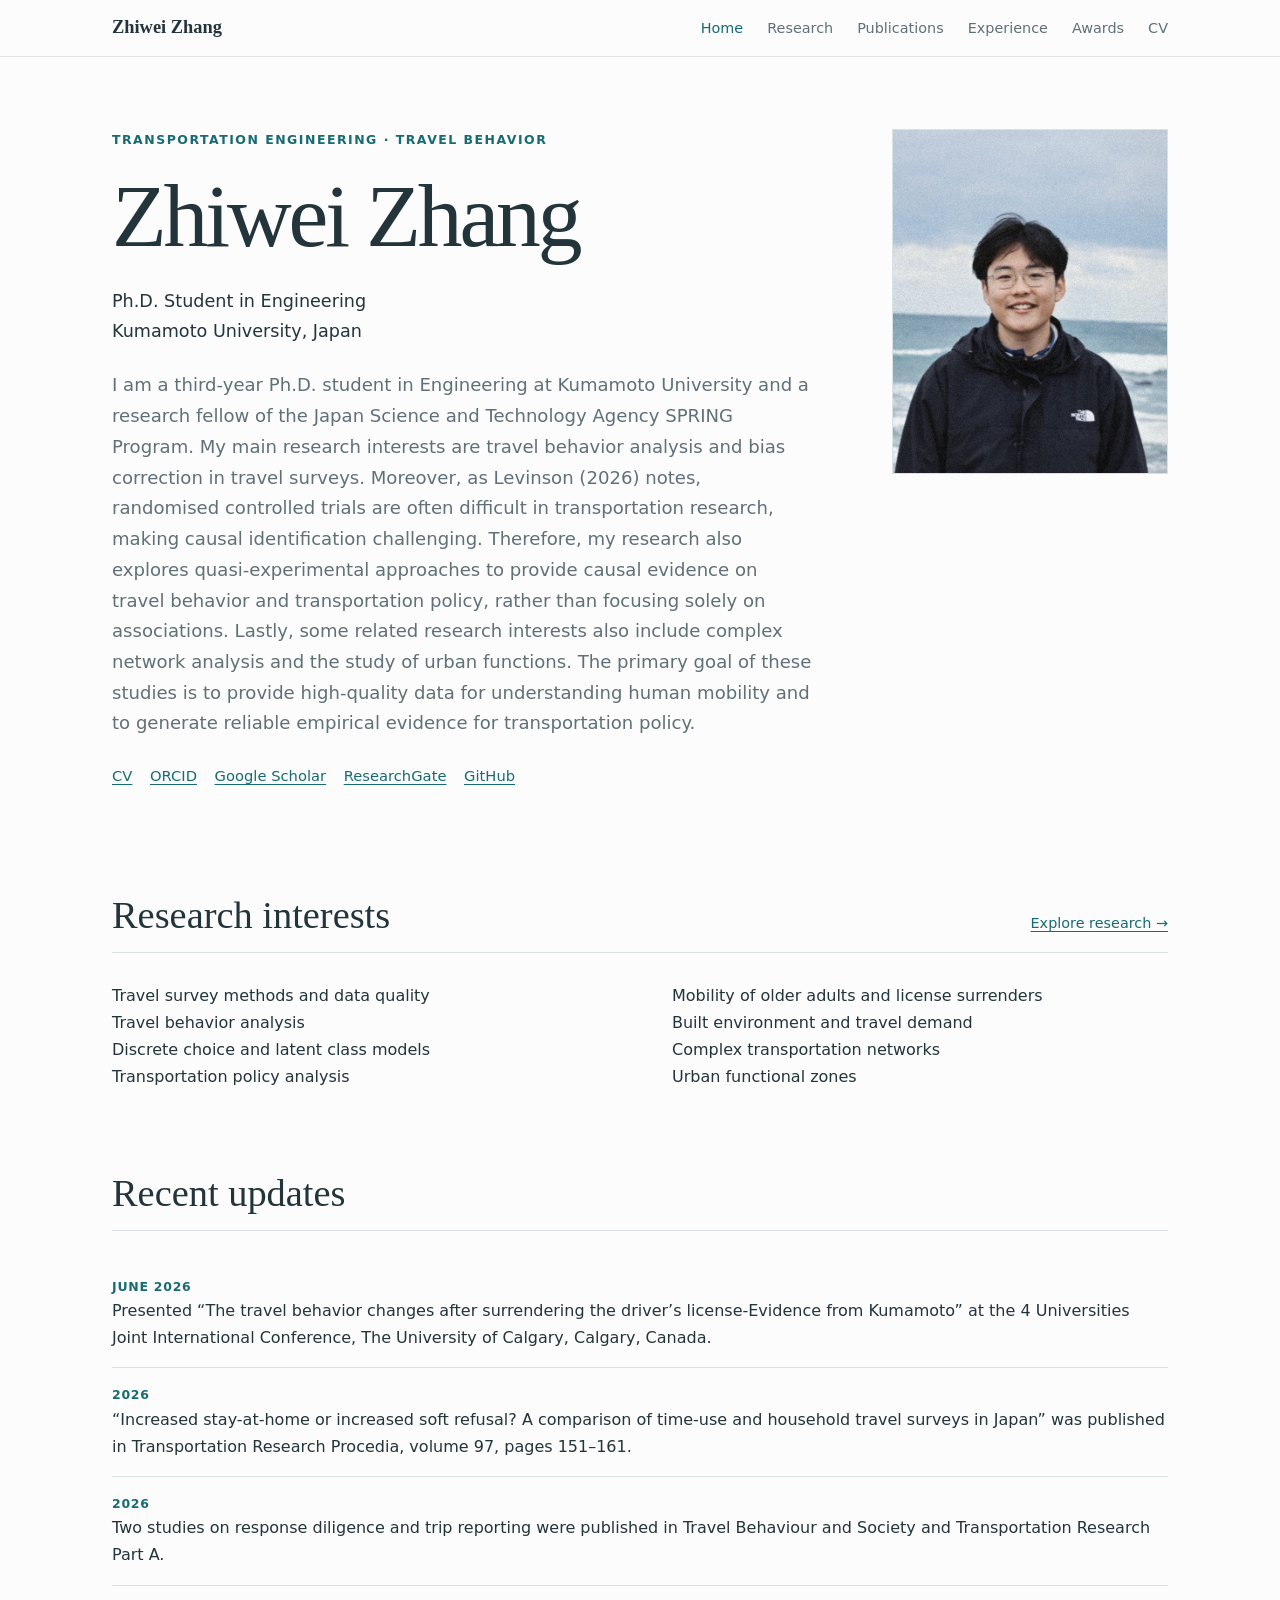
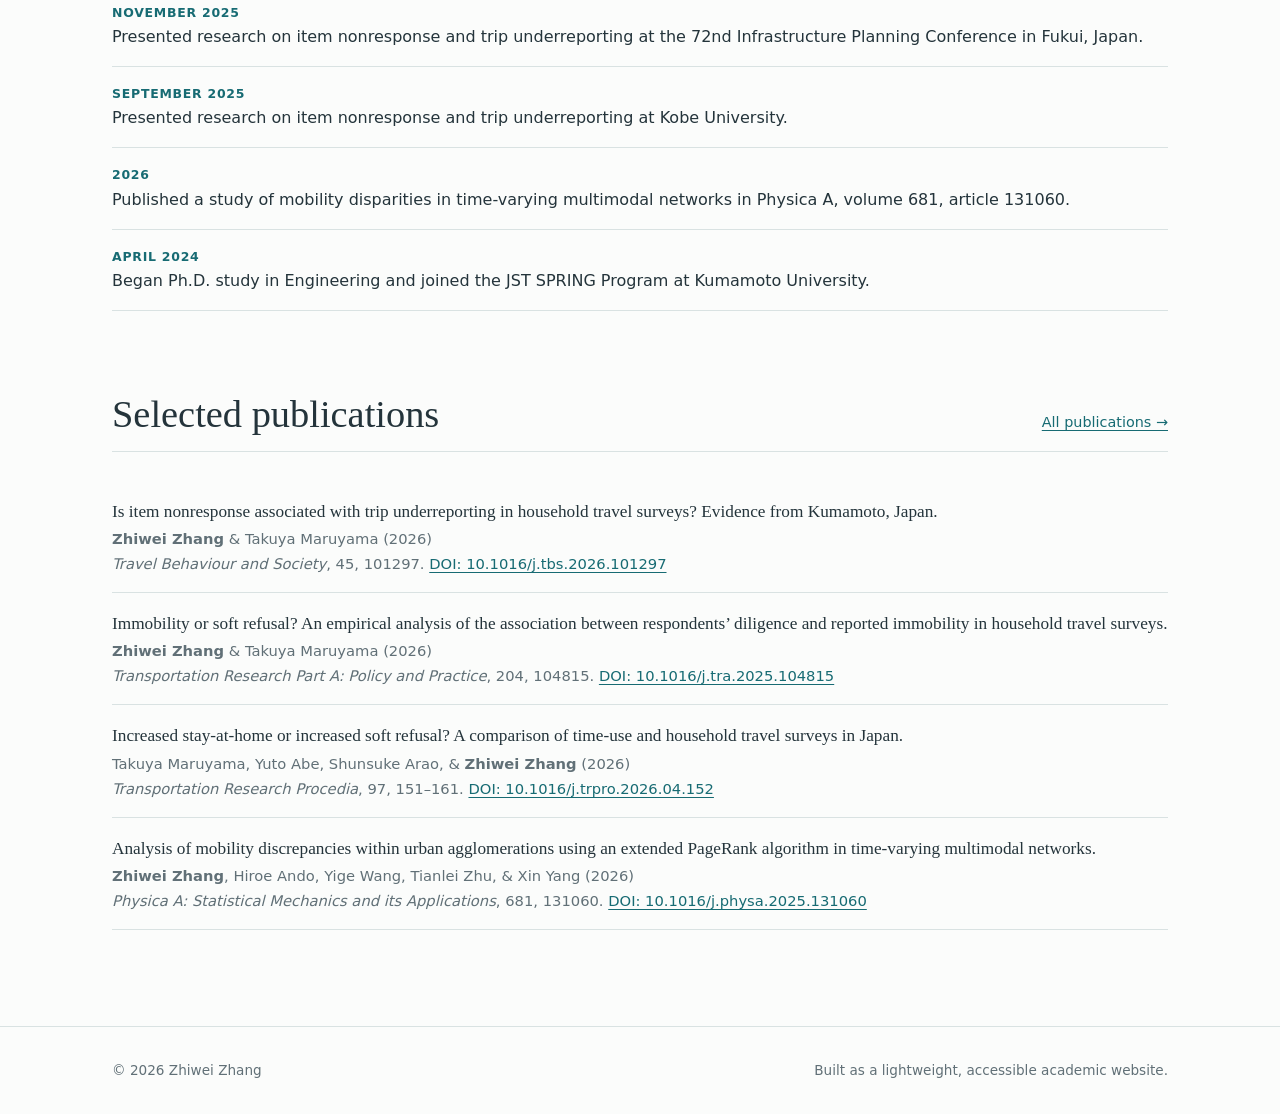
<file: index.html>
<!doctype html>
<html lang="en">
<head>
<meta charset="utf-8">
<meta name="viewport" content="width=device-width,initial-scale=1">
<title>Zhiwei Zhang | Transportation Researcher</title>
<meta name="description" content="Academic website of Zhiwei Zhang, a Ph.D. student in transportation engineering at Kumamoto University.">
<meta property="og:title" content="Zhiwei Zhang | Transportation Researcher">
<meta property="og:description" content="Research on travel surveys, travel behavior, and transportation networks.">
<meta property="og:type" content="website">
<meta property="og:image" content="assets/images/profile.jpg">
<link rel="icon" href="assets/images/favicon.svg">
<link rel="stylesheet" href="assets/css/style.css">
<script src="assets/js/main.js" defer>
</script>
</head>
<body>
<a class="skip-link" href="#main">Skip to content</a>
<header class="site-header">
<nav class="nav-wrap" aria-label="Primary">
<a class="brand" href="index.html">Zhiwei Zhang</a>
<button class="nav-toggle" aria-expanded="false" aria-controls="nav-links">Menu</button>
<ul class="nav-links" id="nav-links">
<li>
<a aria-current="page" href="index.html">Home</a>
</li>
<li>
<a href="research.html">Research</a>
</li>
<li>
<a href="publications.html">Publications</a>
</li>
<li>
<a href="experience.html">Experience</a>
</li>
<li>
<a href="awards.html">Awards</a>
</li>
<li>
<a href="cv.html">CV</a>
</li>
</ul>
</nav>
</header>
<main id="main">
<section class="hero">
<div>
<p class="eyebrow">Transportation engineering · Travel behavior</p>
<h1>Zhiwei Zhang</h1>
<p class="role">Ph.D. Student in Engineering<br>Kumamoto University, Japan</p>
<p class="lead">I am a third-year Ph.D. student in Engineering at Kumamoto University and a research fellow of the Japan Science and Technology Agency SPRING Program. My main research interests are travel behavior analysis and bias correction in travel surveys. Moreover, as Levinson (2026) notes, randomised controlled trials are often difficult in transportation research, making causal identification challenging. Therefore, my research also explores quasi-experimental approaches to provide causal evidence on travel behavior and transportation policy, rather than focusing solely on associations. Lastly, some related research interests also include complex network analysis and the study of urban functions. The primary goal of these studies is to provide high-quality data for understanding human mobility and to generate reliable empirical evidence for transportation policy.</p>
<div class="links" aria-label="Academic profiles">
<a href="assets/files/PD_application_CV.pdf">CV</a>
<a href="https://orcid.org/0009-0001-3042-2779" target="_blank" rel="noopener noreferrer">ORCID</a>
<a href="https://scholar.google.com/citations?user=jM8LuBUAAAAJ&amp;hl=zh-CN" target="_blank" rel="noopener noreferrer">Google Scholar</a>
<a href="https://www.researchgate.net/profile/Zhiwei-Zhang-92?ev=hdr_xprf" target="_blank" rel="noopener noreferrer">ResearchGate</a>
<a href="https://github.com/JeoyZ" target="_blank" rel="noopener noreferrer">GitHub</a>
</div>
</div>
<div class="portrait-wrap">
<img class="profile" src="assets/images/profile.jpg" alt="Portrait of Zhiwei Zhang">
</div>
</section>
<section class="section">
<div class="section-head">
<h2>Research interests</h2>
<a href="research.html">Explore research →</a>
</div>
<div class="split">
<ul class="plain-list">
<li>Travel survey methods and data quality</li>
<li>Travel behavior analysis</li>
<li>Discrete choice and latent class models</li>
<li>Transportation policy analysis</li>
</ul>
<ul class="plain-list">
<li>Mobility of older adults and license surrenders</li>
<li>Built environment and travel demand</li>
<li>Complex transportation networks</li>
<li>Urban functional zones</li>
</ul>
</div>
</section>
<section class="section">
<div class="section-head">
<h2>Recent updates</h2>
</div>
<ul class="updates" data-updates>
<li>Loading updates…</li>
</ul>
</section>
<section class="section">
<div class="section-head">
<h2>Selected publications</h2>
<a href="publications.html">All publications →</a>
</div>
<ul class="pub-list">
<li>
<span class="pub-title">Is item nonresponse associated with trip underreporting in household travel surveys? Evidence from Kumamoto, Japan.</span>
<span class="authors">
<strong>Zhiwei Zhang</strong> &amp; Takuya Maruyama (2026)</span>
<span class="venue">
<em>Travel Behaviour and Society</em>, 45, 101297. <a href="https://doi.org/10.1016/j.tbs.2026.101297" target="_blank" rel="noopener noreferrer">DOI: 10.1016/j.tbs.2026.101297</a>
</span>
</li>
<li>
<span class="pub-title">Immobility or soft refusal? An empirical analysis of the association between respondents’ diligence and reported immobility in household travel surveys.</span>
<span class="authors">
<strong>Zhiwei Zhang</strong> &amp; Takuya Maruyama (2026)</span>
<span class="venue">
<em>Transportation Research Part A: Policy and Practice</em>, 204, 104815. <a href="https://doi.org/10.1016/j.tra.2025.104815" target="_blank" rel="noopener noreferrer">DOI: 10.1016/j.tra.2025.104815</a>
</span>
</li>
<li>
<span class="pub-title">Increased stay-at-home or increased soft refusal? A comparison of time-use and household travel surveys in Japan.</span>
<span class="authors">Takuya Maruyama, Yuto Abe, Shunsuke Arao, &amp; <strong>Zhiwei Zhang</strong> (2026)</span>
<span class="venue"><em>Transportation Research Procedia</em>, 97, 151–161. <a href="https://doi.org/10.1016/j.trpro.2026.04.152" target="_blank" rel="noopener noreferrer">DOI: 10.1016/j.trpro.2026.04.152</a></span>
</li>
<li>
<span class="pub-title">Analysis of mobility discrepancies within urban agglomerations using an extended PageRank algorithm in time-varying multimodal networks.</span>
<span class="authors">
<strong>Zhiwei Zhang</strong>, Hiroe Ando, Yige Wang, Tianlei Zhu, &amp; Xin Yang (2026)</span>
<span class="venue">
<em>Physica A: Statistical Mechanics and its Applications</em>, 681, 131060. <a href="https://doi.org/10.1016/j.physa.2025.131060" target="_blank" rel="noopener noreferrer">DOI: 10.1016/j.physa.2025.131060</a></span>
</li>
</ul>
</section>
</main>
<footer class="site-footer">
<div class="footer-wrap">
<span>© <span data-year>
</span> Zhiwei Zhang</span>
<span>Built as a lightweight, accessible academic website.</span>
</div>
</footer>
</body>
</html>
</file>
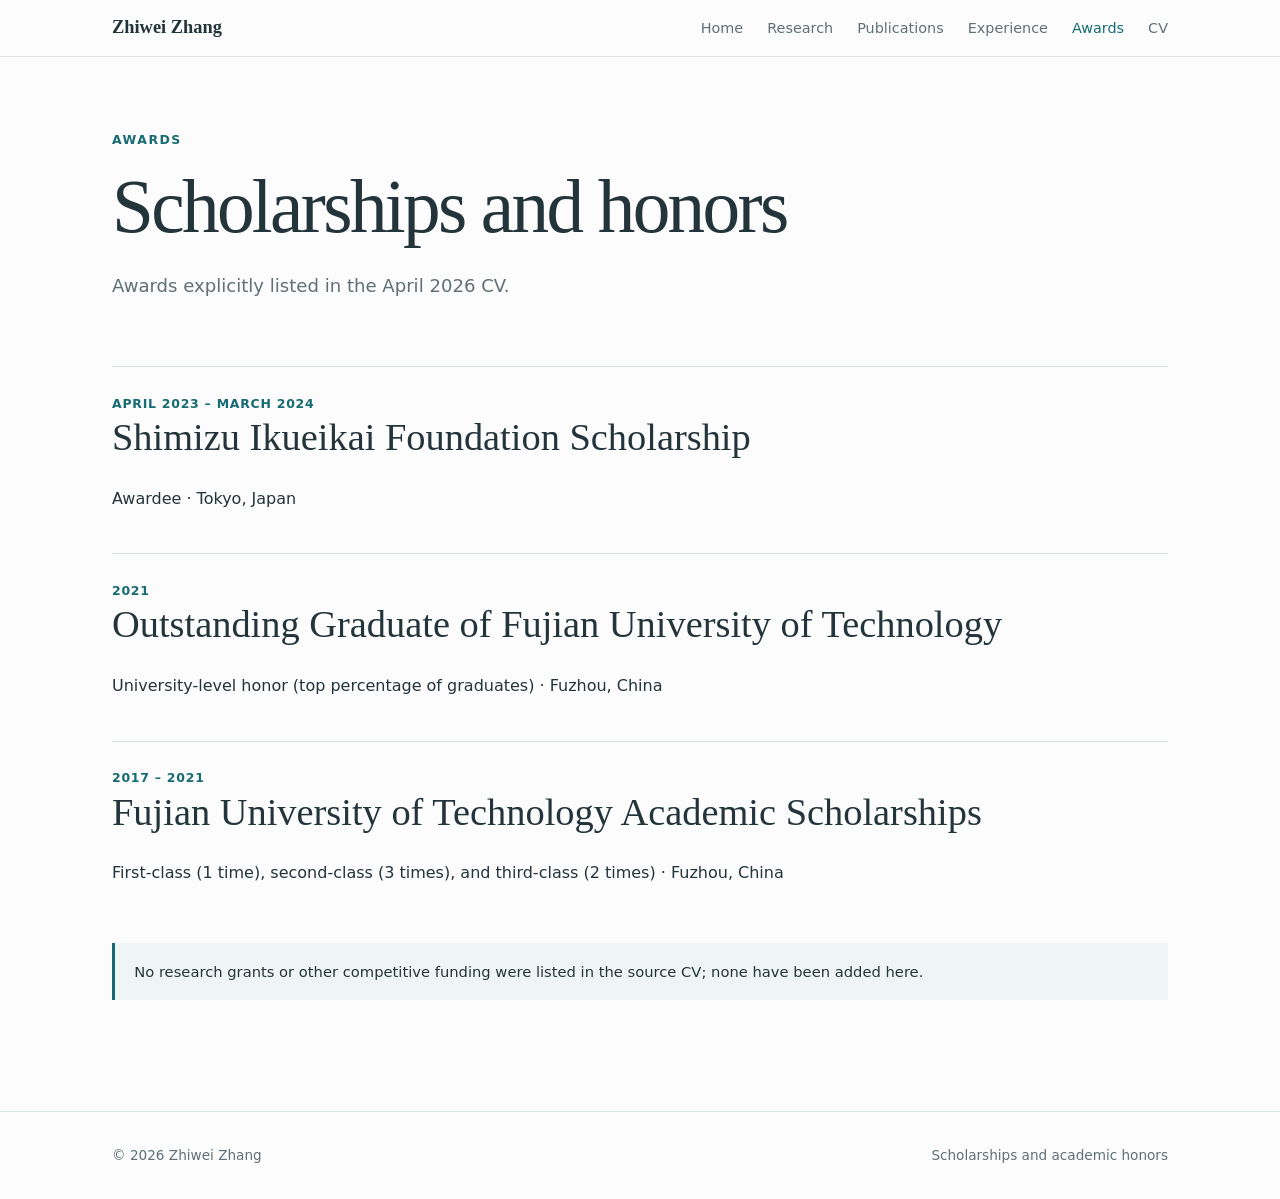
<file: awards.html>
<!doctype html><html lang="en"><head><meta charset="utf-8"><meta name="viewport" content="width=device-width,initial-scale=1"><title>Awards | Zhiwei Zhang</title><meta name="description" content="Awards and scholarships received by Zhiwei Zhang."><meta property="og:title" content="Awards | Zhiwei Zhang"><meta property="og:type" content="website"><link rel="icon" href="assets/images/favicon.svg"><link rel="stylesheet" href="assets/css/style.css"><script src="assets/js/main.js" defer></script></head><body><a class="skip-link" href="#main">Skip to content</a><header class="site-header"><nav class="nav-wrap" aria-label="Primary"><a class="brand" href="index.html">Zhiwei Zhang</a><button class="nav-toggle" aria-expanded="false" aria-controls="nav-links">Menu</button><ul class="nav-links" id="nav-links"><li><a href="index.html">Home</a></li><li><a href="research.html">Research</a></li><li><a href="publications.html">Publications</a></li><li><a href="experience.html">Experience</a></li><li><a aria-current="page" href="awards.html">Awards</a></li><li><a href="cv.html">CV</a></li></ul></nav></header><main id="main"><header class="page-head"><p class="eyebrow">Awards</p><h1>Scholarships and honors</h1><p class="lead">Awards explicitly listed in the April 2026 CV.</p></header><section><article class="award"><span class="date">April 2023 – March 2024</span><h2>Shimizu Ikueikai Foundation Scholarship</h2><p>Awardee · Tokyo, Japan</p></article><article class="award"><span class="date">2021</span><h2>Outstanding Graduate of Fujian University of Technology</h2><p>University-level honor (top percentage of graduates) · Fuzhou, China</p></article><article class="award"><span class="date">2017 – 2021</span><h2>Fujian University of Technology Academic Scholarships</h2><p>First-class (1 time), second-class (3 times), and third-class (2 times) · Fuzhou, China</p></article></section><p class="notice">No research grants or other competitive funding were listed in the source CV; none have been added here.</p></main><footer class="site-footer"><div class="footer-wrap"><span>© <span data-year></span> Zhiwei Zhang</span><span>Scholarships and academic honors</span></div></footer></body></html>
</file>
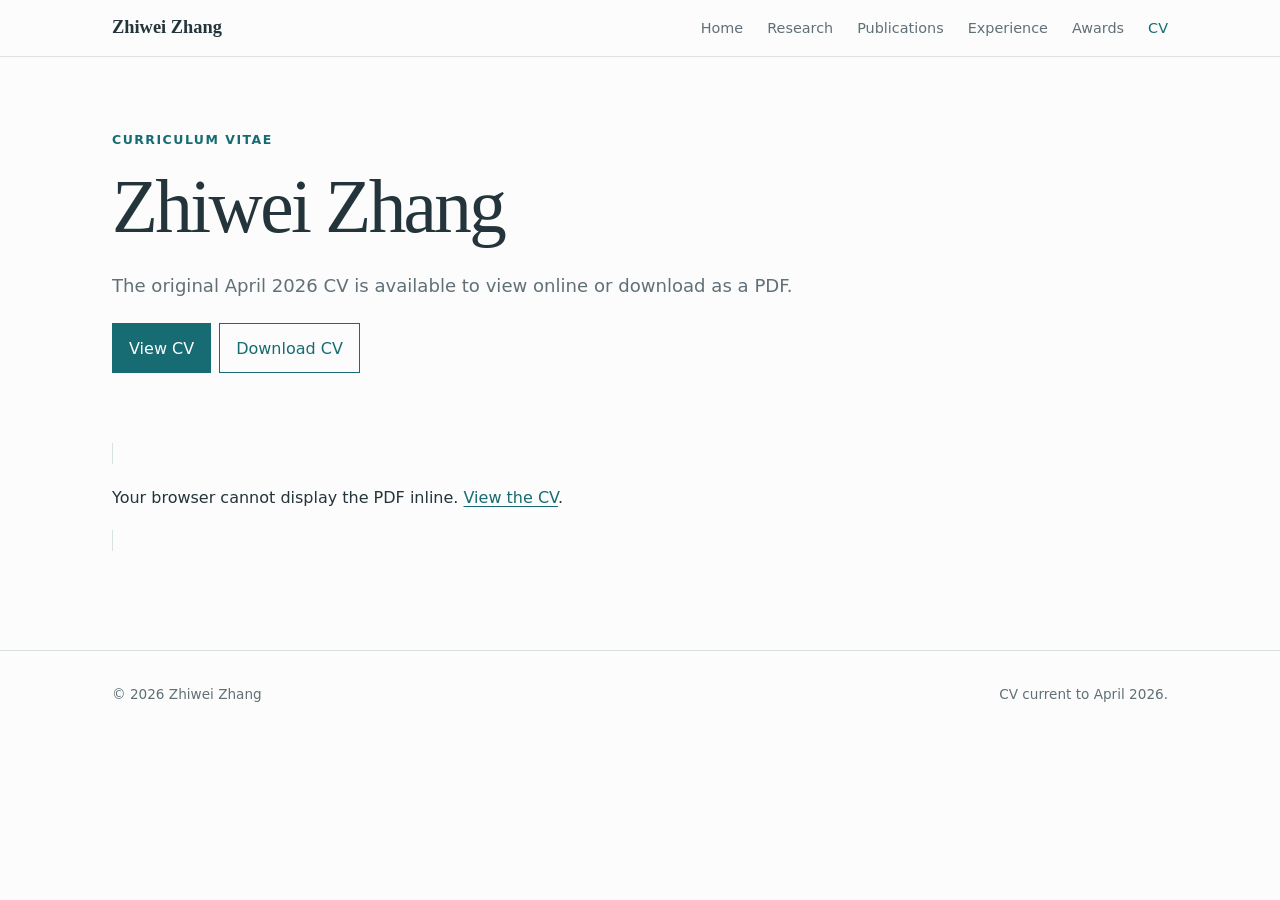
<file: cv.html>
<!doctype html><html lang="en"><head><meta charset="utf-8"><meta name="viewport" content="width=device-width,initial-scale=1"><title>CV | Zhiwei Zhang</title><meta name="description" content="View or download the curriculum vitae of Zhiwei Zhang."><meta property="og:title" content="CV | Zhiwei Zhang"><meta property="og:type" content="website"><link rel="icon" href="assets/images/favicon.svg"><link rel="stylesheet" href="assets/css/style.css"><script src="assets/js/main.js" defer></script></head><body><a class="skip-link" href="#main">Skip to content</a><header class="site-header"><nav class="nav-wrap" aria-label="Primary"><a class="brand" href="index.html">Zhiwei Zhang</a><button class="nav-toggle" aria-expanded="false" aria-controls="nav-links">Menu</button><ul class="nav-links" id="nav-links"><li><a href="index.html">Home</a></li><li><a href="research.html">Research</a></li><li><a href="publications.html">Publications</a></li><li><a href="experience.html">Experience</a></li><li><a href="awards.html">Awards</a></li><li><a aria-current="page" href="cv.html">CV</a></li></ul></nav></header><main id="main"><header class="page-head"><p class="eyebrow">Curriculum vitae</p><h1>Zhiwei Zhang</h1><p class="lead">The original April 2026 CV is available to view online or download as a PDF.</p><a class="button primary" href="assets/files/PD_application_CV.pdf" target="_blank" rel="noopener">View CV</a><a class="button" href="assets/files/PD_application_CV.pdf" download>Download CV</a></header><object class="cv-frame" data="assets/files/PD_application_CV.pdf" type="application/pdf"><p>Your browser cannot display the PDF inline. <a href="assets/files/PD_application_CV.pdf">View the CV</a>.</p></object></main><footer class="site-footer"><div class="footer-wrap"><span>© <span data-year></span> Zhiwei Zhang</span><span>CV current to April 2026.</span></div></footer></body></html>
</file>
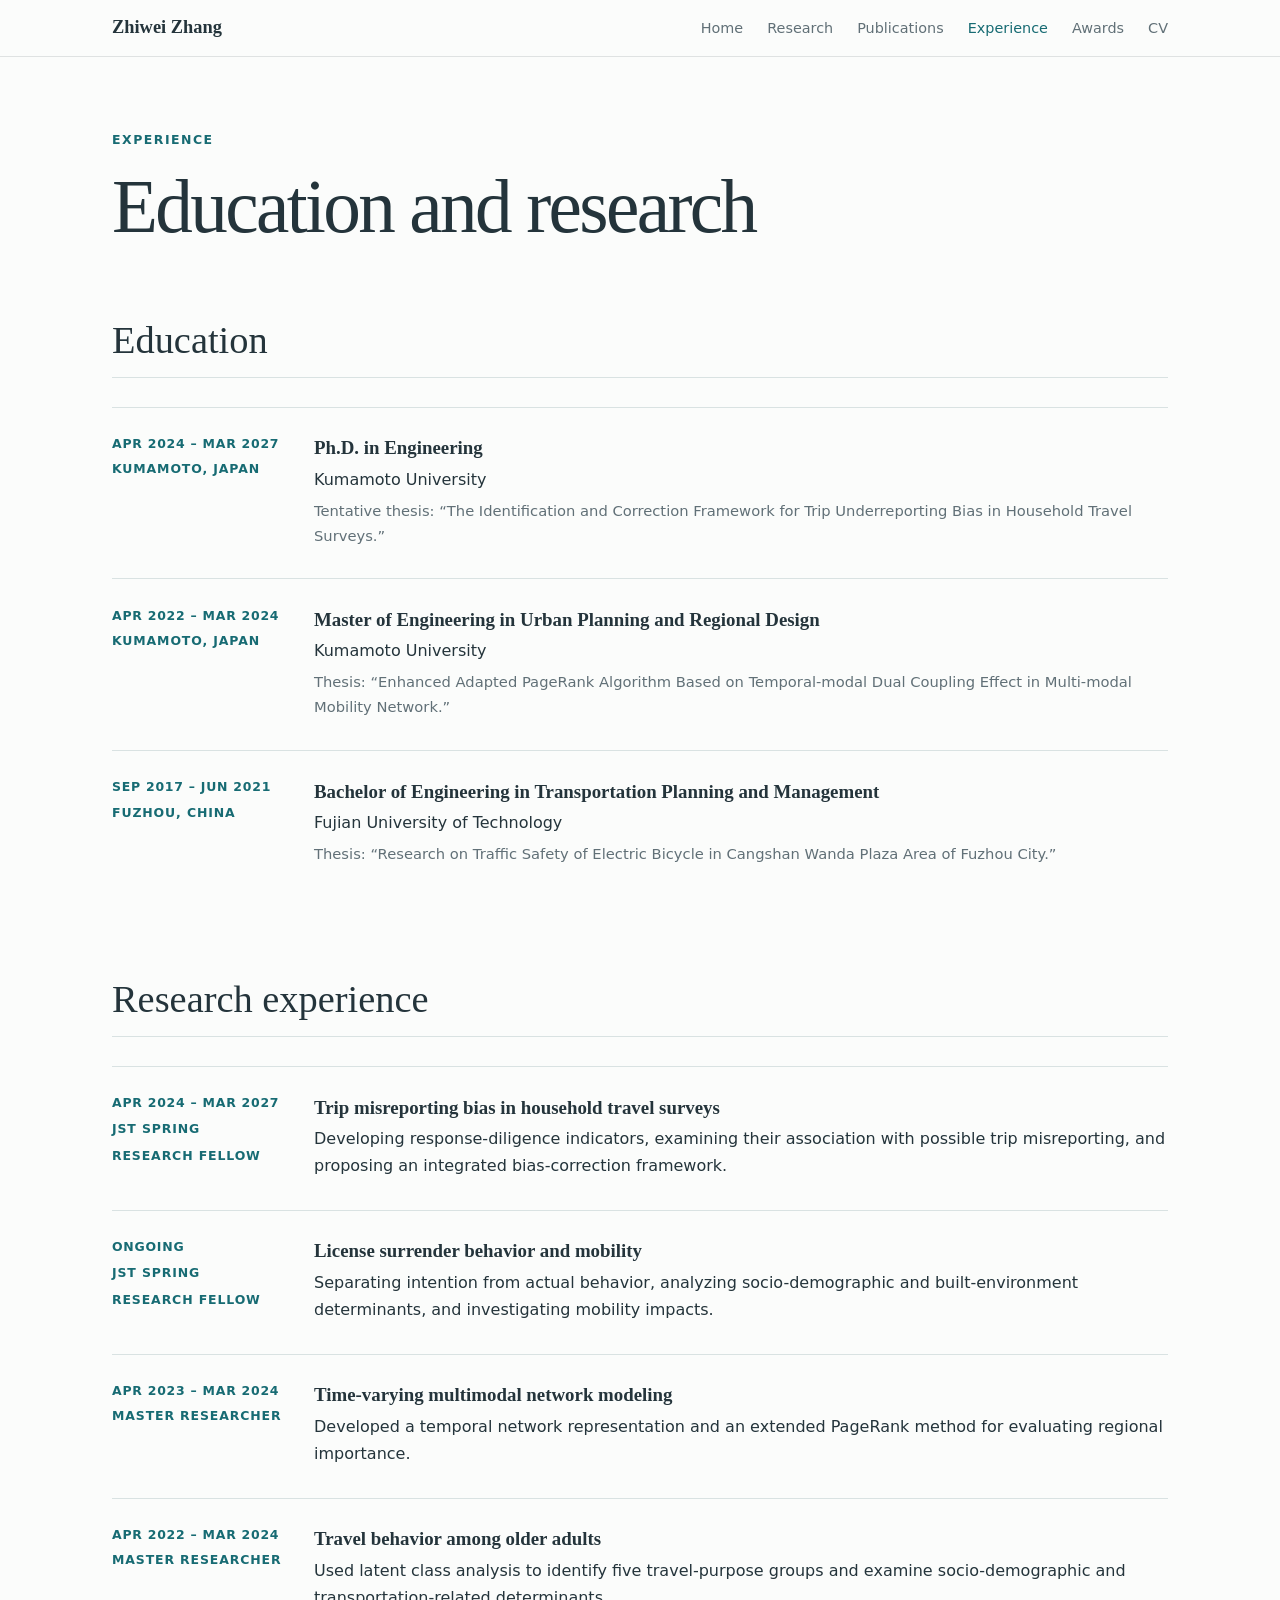
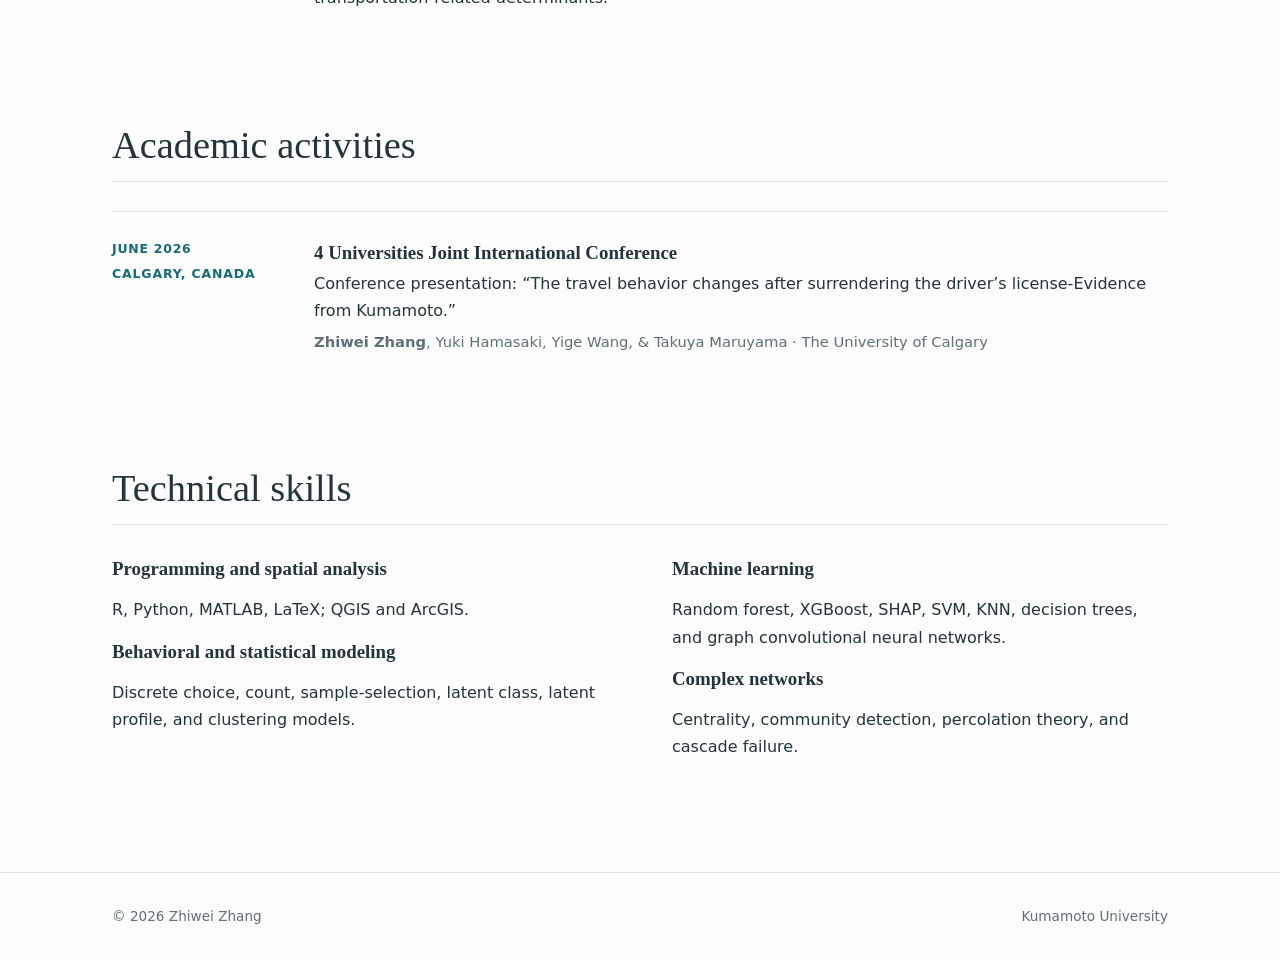
<file: experience.html>
<!doctype html>
<html lang="en">
<head>
<meta charset="utf-8">
<meta name="viewport" content="width=device-width,initial-scale=1">
<title>Experience | Zhiwei Zhang</title>
<meta name="description" content="Education and research experience of Zhiwei Zhang.">
<meta property="og:title" content="Experience | Zhiwei Zhang">
<meta property="og:type" content="website">
<link rel="icon" href="assets/images/favicon.svg">
<link rel="stylesheet" href="assets/css/style.css">
<script src="assets/js/main.js" defer>
</script>
</head>
<body>
<a class="skip-link" href="#main">Skip to content</a>
<header class="site-header">
<nav class="nav-wrap" aria-label="Primary">
<a class="brand" href="index.html">Zhiwei Zhang</a>
<button class="nav-toggle" aria-expanded="false" aria-controls="nav-links">Menu</button>
<ul class="nav-links" id="nav-links">
<li>
<a href="index.html">Home</a>
</li>
<li>
<a href="research.html">Research</a>
</li>
<li>
<a href="publications.html">Publications</a>
</li>
<li>
<a aria-current="page" href="experience.html">Experience</a>
</li>
<li>
<a href="awards.html">Awards</a>
</li>
<li>
<a href="cv.html">CV</a>
</li>
</ul>
</nav>
</header>
<main id="main">
<header class="page-head">
<p class="eyebrow">Experience</p>
<h1>Education and research</h1>
</header>
<section>
<div class="section-head">
<h2>Education</h2>
</div>
<article class="timeline-item">
<div>
<span class="date">Apr 2024 – Mar 2027</span>
<span class="label">Kumamoto, Japan</span>
</div>
<div>
<h3>Ph.D. in Engineering</h3>
<p>Kumamoto University</p>
<p class="tagline">Tentative thesis: “The Identification and Correction Framework for Trip Underreporting Bias in Household Travel Surveys.”</p>
</div>
</article>
<article class="timeline-item">
<div>
<span class="date">Apr 2022 – Mar 2024</span>
<span class="label">Kumamoto, Japan</span>
</div>
<div>
<h3>Master of Engineering in Urban Planning and Regional Design</h3>
<p>Kumamoto University</p>
<p class="tagline">Thesis: “Enhanced Adapted PageRank Algorithm Based on Temporal-modal Dual Coupling Effect in Multi-modal Mobility Network.”</p>
</div>
</article>
<article class="timeline-item">
<div>
<span class="date">Sep 2017 – Jun 2021</span>
<span class="label">Fuzhou, China</span>
</div>
<div>
<h3>Bachelor of Engineering in Transportation Planning and Management</h3>
<p>Fujian University of Technology</p>
<p class="tagline">Thesis: “Research on Traffic Safety of Electric Bicycle in Cangshan Wanda Plaza Area of Fuzhou City.”</p>
</div>
</article>
</section>
<section class="section">
<div class="section-head">
<h2>Research experience</h2>
</div>
<article class="timeline-item">
<div>
<span class="date">Apr 2024 – Mar 2027</span>
<span class="label">JST SPRING Research Fellow</span>
</div>
<div>
<h3>Trip misreporting bias in household travel surveys</h3>
<p>Developing response-diligence indicators, examining their association with possible trip misreporting, and proposing an integrated bias-correction framework.</p>
</div>
</article>
<article class="timeline-item">
<div>
<span class="date">Ongoing</span>
<span class="label">JST SPRING Research Fellow</span>
</div>
<div>
<h3>License surrender behavior and mobility</h3>
<p>Separating intention from actual behavior, analyzing socio-demographic and built-environment determinants, and investigating mobility impacts.</p>
</div>
</article>
<article class="timeline-item">
<div>
<span class="date">Apr 2023 – Mar 2024</span>
<span class="label">Master Researcher</span>
</div>
<div>
<h3>Time-varying multimodal network modeling</h3>
<p>Developed a temporal network representation and an extended PageRank method for evaluating regional importance.</p>
</div>
</article>
<article class="timeline-item">
<div>
<span class="date">Apr 2022 – Mar 2024</span>
<span class="label">Master Researcher</span>
</div>
<div>
<h3>Travel behavior among older adults</h3>
<p>Used latent class analysis to identify five travel-purpose groups and examine socio-demographic and transportation-related determinants.</p>
</div>
</article>
</section>
<section class="section">
<div class="section-head">
<h2>Academic activities</h2>
</div>
<article class="timeline-item">
<div><span class="date">June 2026</span><span class="label">Calgary, Canada</span></div>
<div><h3>4 Universities Joint International Conference</h3><p>Conference presentation: “The travel behavior changes after surrendering the driver’s license-Evidence from Kumamoto.”</p><p class="tagline"><strong>Zhiwei Zhang</strong>, Yuki Hamasaki, Yige Wang, &amp; Takuya Maruyama · The University of Calgary</p></div>
</article>
</section>
<section class="section">
<div class="section-head">
<h2>Technical skills</h2>
</div>
<div class="split">
<div>
<h3>Programming and spatial analysis</h3>
<p>R, Python, MATLAB, LaTeX; QGIS and ArcGIS.</p>
<h3>Behavioral and statistical modeling</h3>
<p>Discrete choice, count, sample-selection, latent class, latent profile, and clustering models.</p>
</div>
<div>
<h3>Machine learning</h3>
<p>Random forest, XGBoost, SHAP, SVM, KNN, decision trees, and graph convolutional neural networks.</p>
<h3>Complex networks</h3>
<p>Centrality, community detection, percolation theory, and cascade failure.</p>
</div>
</div>
</section>
</main>
<footer class="site-footer">
<div class="footer-wrap">
<span>© <span data-year>
</span> Zhiwei Zhang</span>
<span>Kumamoto University</span>
</div>
</footer>
</body>
</html>
</file>
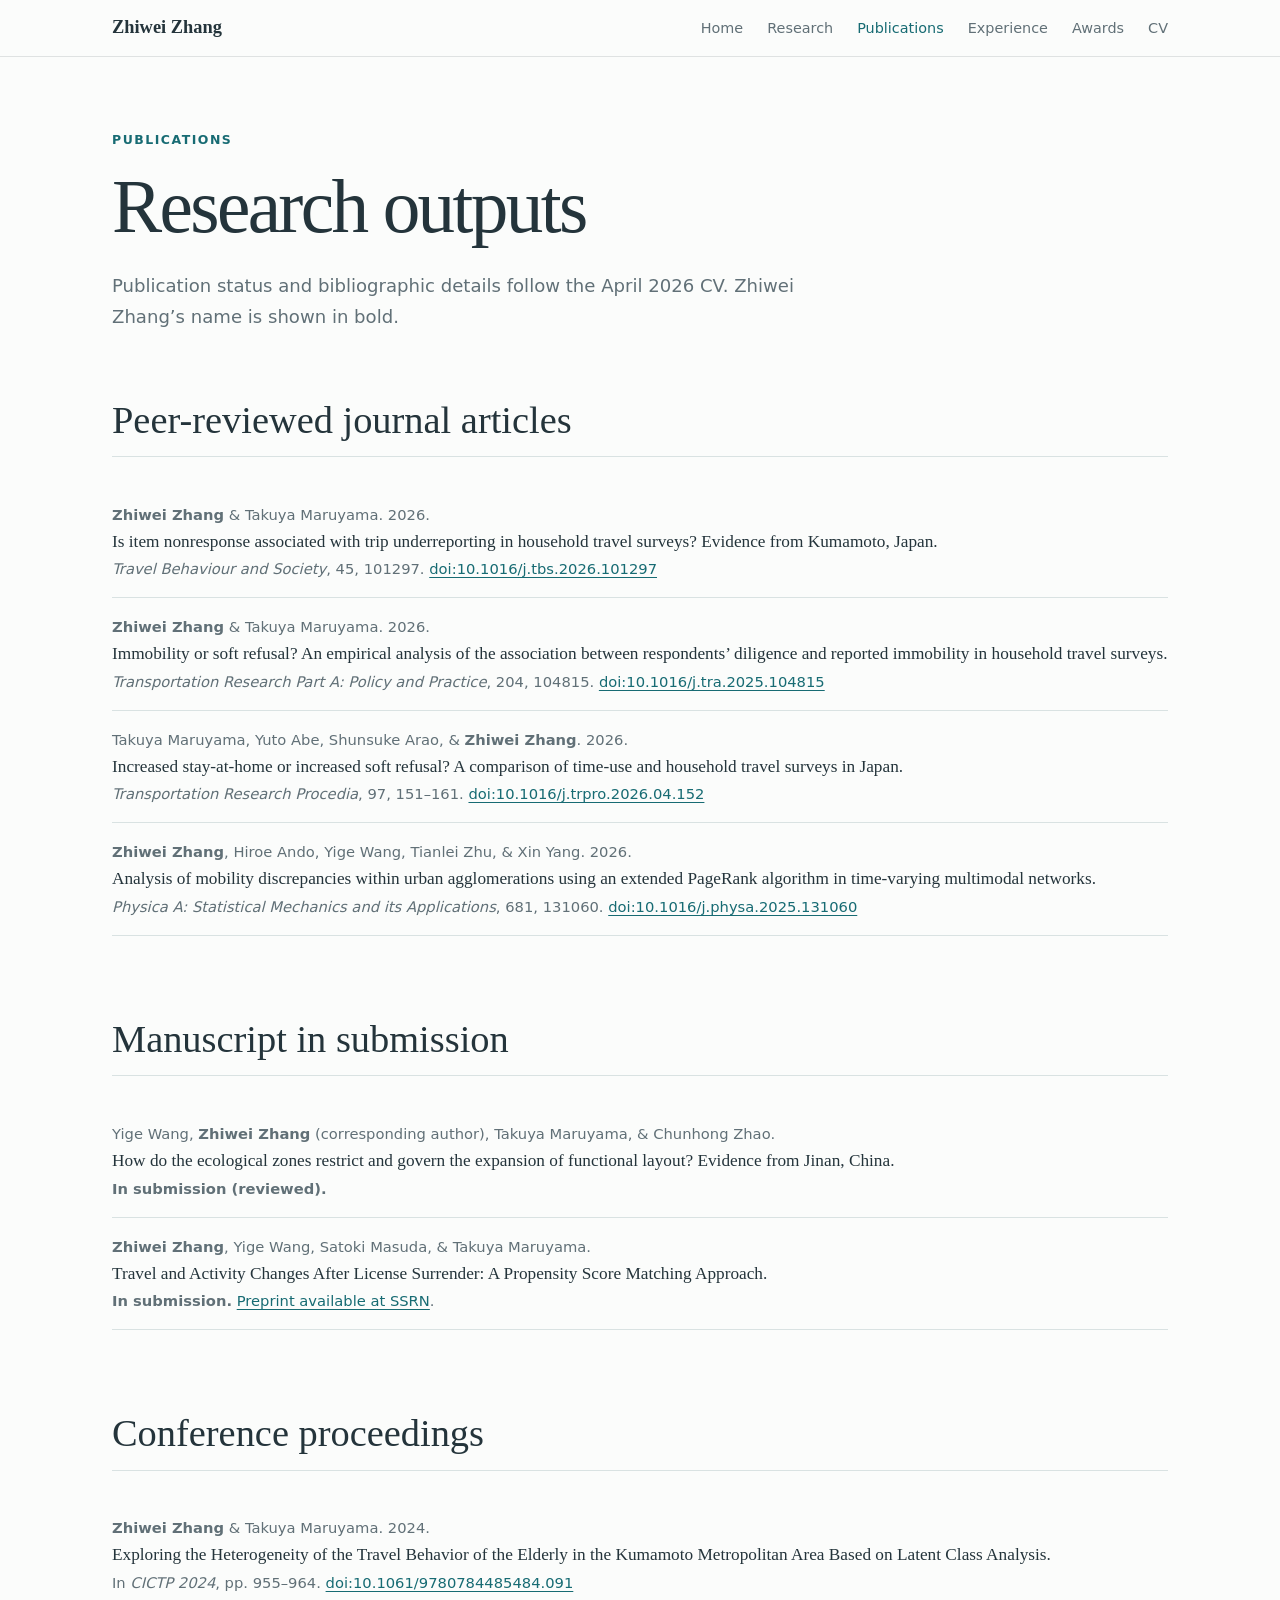
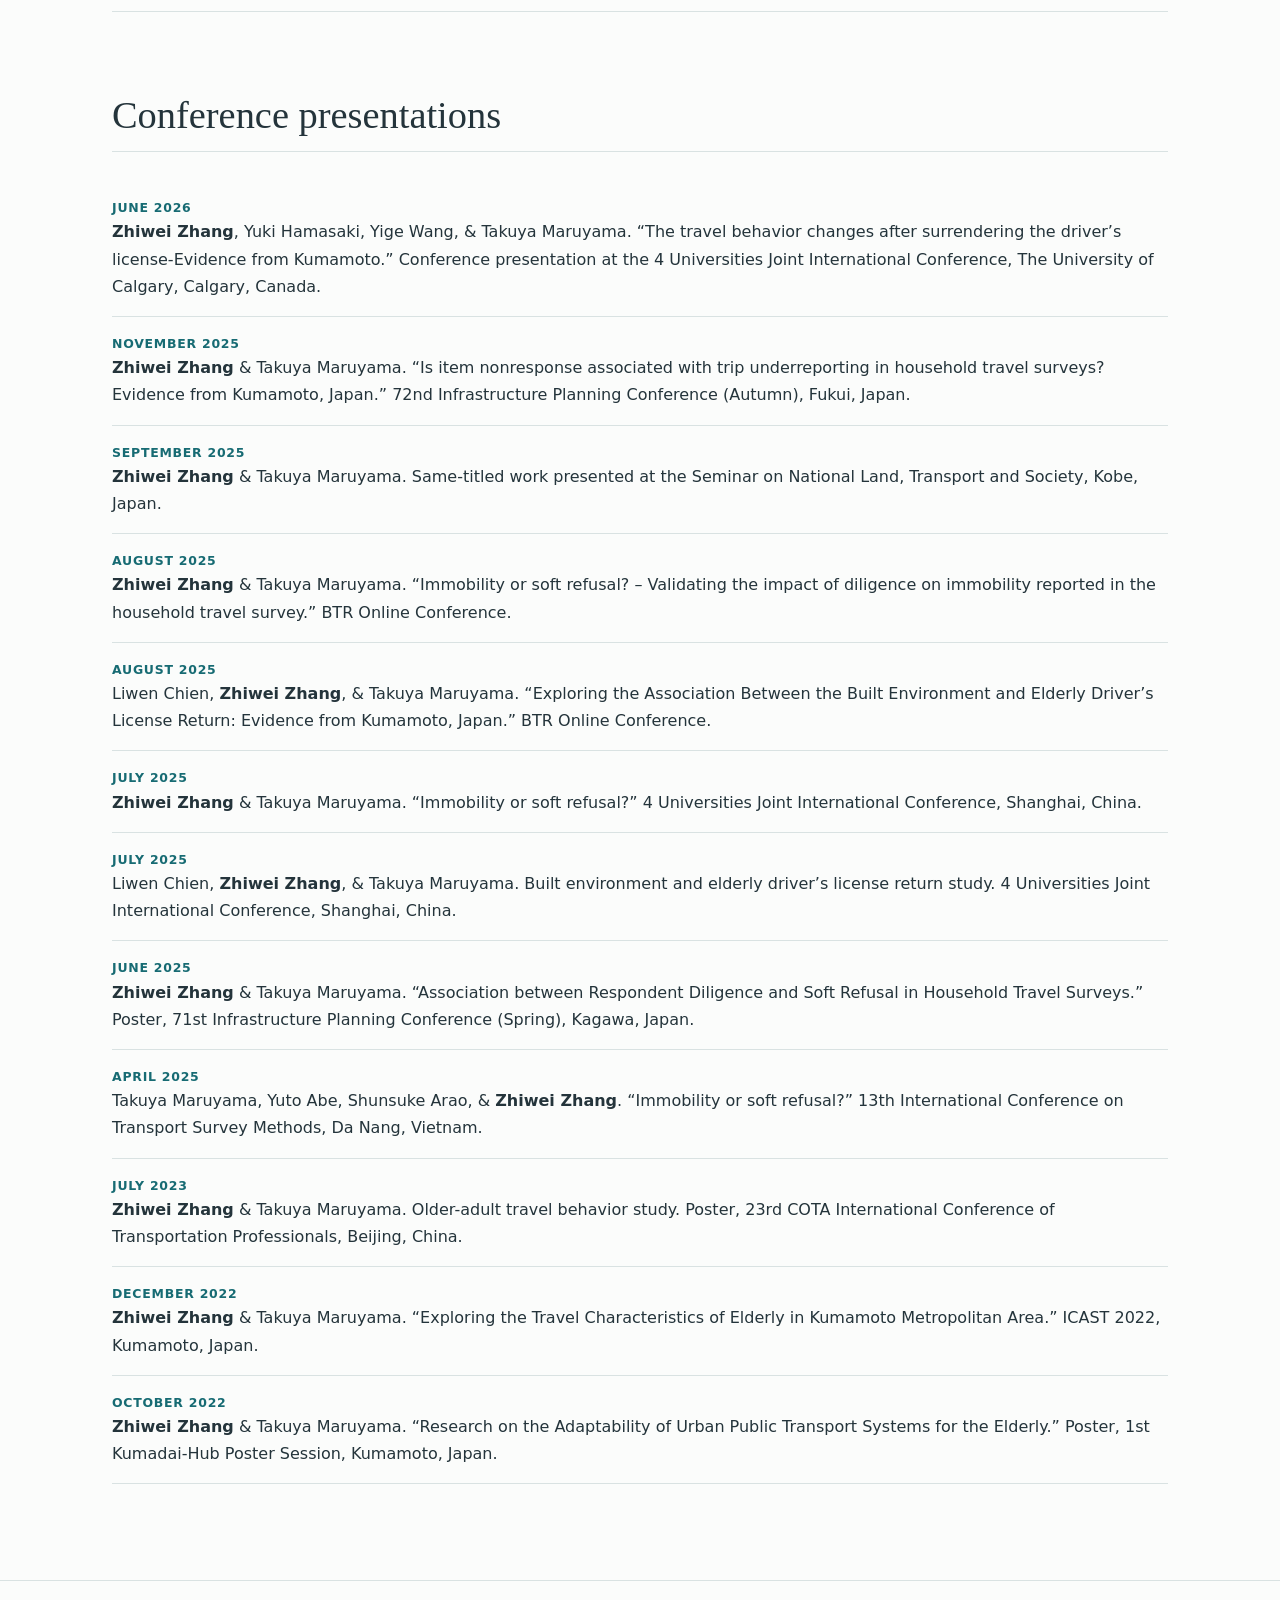
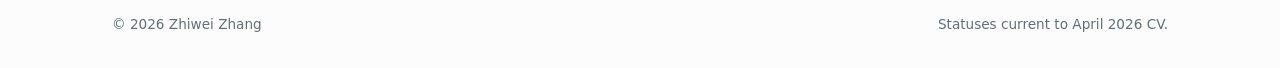
<file: publications.html>
<!doctype html>
<html lang="en">
<head>
<meta charset="utf-8">
<meta name="viewport" content="width=device-width,initial-scale=1">
<title>Publications | Zhiwei Zhang</title>
<meta name="description" content="Peer-reviewed articles, conference proceedings, submissions, and presentations by Zhiwei Zhang.">
<meta property="og:title" content="Publications | Zhiwei Zhang">
<meta property="og:type" content="website">
<link rel="icon" href="assets/images/favicon.svg">
<link rel="stylesheet" href="assets/css/style.css">
<script src="assets/js/main.js" defer>
</script>
</head>
<body>
<a class="skip-link" href="#main">Skip to content</a>
<header class="site-header">
<nav class="nav-wrap" aria-label="Primary">
<a class="brand" href="index.html">Zhiwei Zhang</a>
<button class="nav-toggle" aria-expanded="false" aria-controls="nav-links">Menu</button>
<ul class="nav-links" id="nav-links">
<li>
<a href="index.html">Home</a>
</li>
<li>
<a href="research.html">Research</a>
</li>
<li>
<a aria-current="page" href="publications.html">Publications</a>
</li>
<li>
<a href="experience.html">Experience</a>
</li>
<li>
<a href="awards.html">Awards</a>
</li>
<li>
<a href="cv.html">CV</a>
</li>
</ul>
</nav>
</header>
<main id="main">
<header class="page-head">
<p class="eyebrow">Publications</p>
<h1>Research outputs</h1>
<p class="lead">Publication status and bibliographic details follow the April 2026 CV. Zhiwei Zhang’s name is shown in bold.</p>
</header>
<section>
<div class="section-head">
<h2>Peer-reviewed journal articles</h2>
</div>
<ol class="pub-list">
<li>
<span class="authors">
<strong>Zhiwei Zhang</strong> &amp; Takuya Maruyama. 2026.</span>
<span class="pub-title">Is item nonresponse associated with trip underreporting in household travel surveys? Evidence from Kumamoto, Japan.</span>
<span class="venue">
<em>Travel Behaviour and Society</em>, 45, 101297. <a href="https://doi.org/10.1016/j.tbs.2026.101297" target="_blank" rel="noopener noreferrer">doi:10.1016/j.tbs.2026.101297</a>
</span>
</li>
<li>
<span class="authors">
<strong>Zhiwei Zhang</strong> &amp; Takuya Maruyama. 2026.</span>
<span class="pub-title">Immobility or soft refusal? An empirical analysis of the association between respondents’ diligence and reported immobility in household travel surveys.</span>
<span class="venue">
<em>Transportation Research Part A: Policy and Practice</em>, 204, 104815. <a href="https://doi.org/10.1016/j.tra.2025.104815" target="_blank" rel="noopener noreferrer">doi:10.1016/j.tra.2025.104815</a>
</span>
</li>
<li>
<span class="authors">Takuya Maruyama, Yuto Abe, Shunsuke Arao, &amp; <strong>Zhiwei Zhang</strong>. 2026.</span>
<span class="pub-title">Increased stay-at-home or increased soft refusal? A comparison of time-use and household travel surveys in Japan.</span>
<span class="venue">
<em>Transportation Research Procedia</em>, 97, 151–161. <a href="https://doi.org/10.1016/j.trpro.2026.04.152" target="_blank" rel="noopener noreferrer">doi:10.1016/j.trpro.2026.04.152</a>
</span>
</li>
<li>
<span class="authors">
<strong>Zhiwei Zhang</strong>, Hiroe Ando, Yige Wang, Tianlei Zhu, &amp; Xin Yang. 2026.</span>
<span class="pub-title">Analysis of mobility discrepancies within urban agglomerations using an extended PageRank algorithm in time-varying multimodal networks.</span>
<span class="venue">
<em>Physica A: Statistical Mechanics and its Applications</em>, 681, 131060. <a href="https://doi.org/10.1016/j.physa.2025.131060" target="_blank" rel="noopener noreferrer">doi:10.1016/j.physa.2025.131060</a></span>
</li>
</ol>
</section>
<section class="section">
<div class="section-head">
<h2>Manuscript in submission</h2>
</div>
<ol class="pub-list">
<li>
<span class="authors">Yige Wang, <strong>Zhiwei Zhang</strong> (corresponding author), Takuya Maruyama, &amp; Chunhong Zhao.</span>
<span class="pub-title">How do the ecological zones restrict and govern the expansion of functional layout? Evidence from Jinan, China.</span>
<span class="venue">
<strong>In submission (reviewed).</strong>
</span>
</li>
<li>
<span class="authors"><strong>Zhiwei Zhang</strong>, Yige Wang, Satoki Masuda, &amp; Takuya Maruyama.</span>
<span class="pub-title">Travel and Activity Changes After License Surrender: A Propensity Score Matching Approach.</span>
<span class="venue">
<strong>In submission.</strong> <a href="https://doi.org/10.2139/ssrn.7391662" target="_blank" rel="noopener noreferrer">Preprint available at SSRN</a>.
</span>
</li>
</ol>
</section>
<section class="section">
<div class="section-head">
<h2>Conference proceedings</h2>
</div>
<ol class="pub-list">
<li>
<span class="authors">
<strong>Zhiwei Zhang</strong> &amp; Takuya Maruyama. 2024.</span>
<span class="pub-title">Exploring the Heterogeneity of the Travel Behavior of the Elderly in the Kumamoto Metropolitan Area Based on Latent Class Analysis.</span>
<span class="venue">In <em>CICTP 2024</em>, pp. 955–964. <a href="https://doi.org/10.1061/9780784485484.091" target="_blank" rel="noopener noreferrer">doi:10.1061/9780784485484.091</a></span>
</li>
</ol>
</section>
<section class="section">
<div class="section-head">
<h2>Conference presentations</h2>
</div>
<ol class="pub-list">
<li>
<span class="date">June 2026</span><strong>Zhiwei Zhang</strong>, Yuki Hamasaki, Yige Wang, &amp; Takuya Maruyama. “The travel behavior changes after surrendering the driver’s license-Evidence from Kumamoto.” Conference presentation at the 4 Universities Joint International Conference, The University of Calgary, Calgary, Canada.
</li>
<li>
<span class="date">November 2025</span>
<strong>Zhiwei Zhang</strong> &amp; Takuya Maruyama. “Is item nonresponse associated with trip underreporting in household travel surveys? Evidence from Kumamoto, Japan.” 72nd Infrastructure Planning Conference (Autumn), Fukui, Japan.</li>
<li>
<span class="date">September 2025</span>
<strong>Zhiwei Zhang</strong> &amp; Takuya Maruyama. Same-titled work presented at the Seminar on National Land, Transport and Society, Kobe, Japan.</li>
<li>
<span class="date">August 2025</span>
<strong>Zhiwei Zhang</strong> &amp; Takuya Maruyama. “Immobility or soft refusal? – Validating the impact of diligence on immobility reported in the household travel survey.” BTR Online Conference.</li>
<li>
<span class="date">August 2025</span>Liwen Chien, <strong>Zhiwei Zhang</strong>, &amp; Takuya Maruyama. “Exploring the Association Between the Built Environment and Elderly Driver’s License Return: Evidence from Kumamoto, Japan.” BTR Online Conference.</li>
<li>
<span class="date">July 2025</span>
<strong>Zhiwei Zhang</strong> &amp; Takuya Maruyama. “Immobility or soft refusal?” 4 Universities Joint International Conference, Shanghai, China.</li>
<li>
<span class="date">July 2025</span>Liwen Chien, <strong>Zhiwei Zhang</strong>, &amp; Takuya Maruyama. Built environment and elderly driver’s license return study. 4 Universities Joint International Conference, Shanghai, China.</li>
<li>
<span class="date">June 2025</span>
<strong>Zhiwei Zhang</strong> &amp; Takuya Maruyama. “Association between Respondent Diligence and Soft Refusal in Household Travel Surveys.” Poster, 71st Infrastructure Planning Conference (Spring), Kagawa, Japan.</li>
<li>
<span class="date">April 2025</span>Takuya Maruyama, Yuto Abe, Shunsuke Arao, &amp; <strong>Zhiwei Zhang</strong>. “Immobility or soft refusal?” 13th International Conference on Transport Survey Methods, Da Nang, Vietnam.</li>
<li>
<span class="date">July 2023</span>
<strong>Zhiwei Zhang</strong> &amp; Takuya Maruyama. Older-adult travel behavior study. Poster, 23rd COTA International Conference of Transportation Professionals, Beijing, China.</li>
<li>
<span class="date">December 2022</span>
<strong>Zhiwei Zhang</strong> &amp; Takuya Maruyama. “Exploring the Travel Characteristics of Elderly in Kumamoto Metropolitan Area.” ICAST 2022, Kumamoto, Japan.</li>
<li>
<span class="date">October 2022</span>
<strong>Zhiwei Zhang</strong> &amp; Takuya Maruyama. “Research on the Adaptability of Urban Public Transport Systems for the Elderly.” Poster, 1st Kumadai-Hub Poster Session, Kumamoto, Japan.</li>
</ol>
</section>
</main>
<footer class="site-footer">
<div class="footer-wrap">
<span>© <span data-year>
</span> Zhiwei Zhang</span>
<span>Statuses current to April 2026 CV.</span>
</div>
</footer>
</body>
</html>
</file>
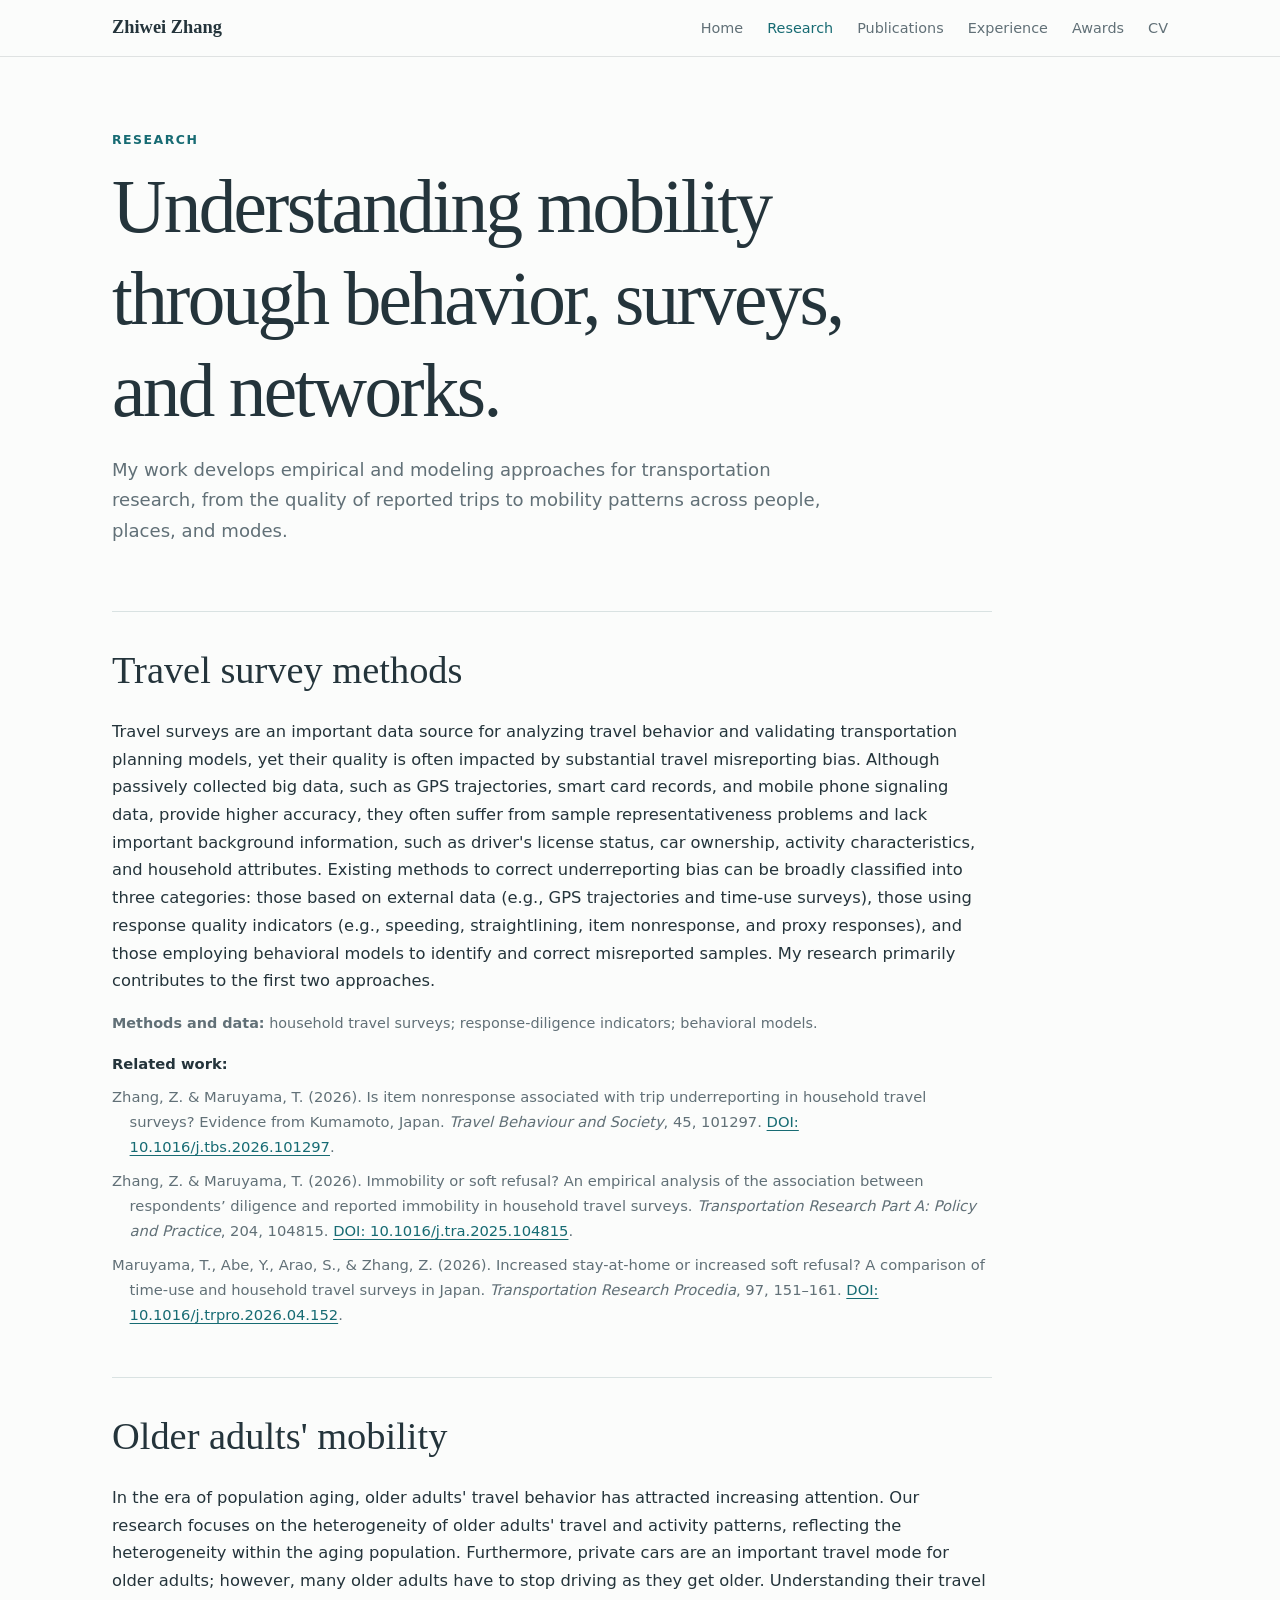
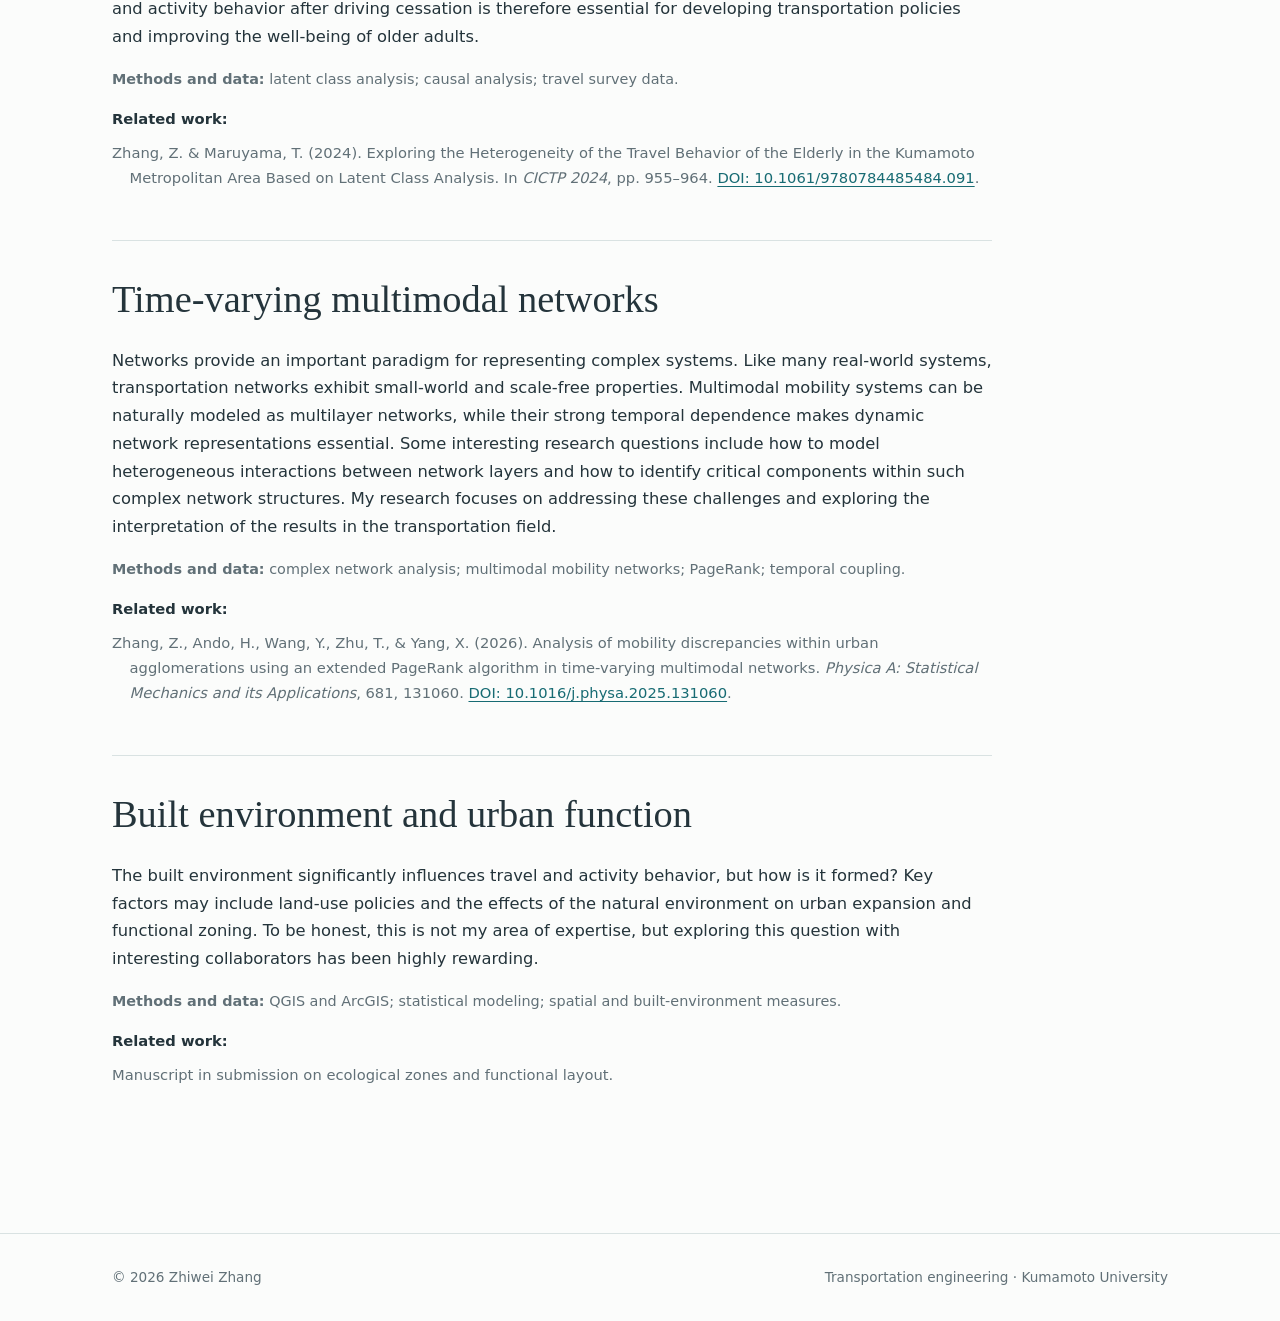
<file: research.html>
<!doctype html><html lang="en"><head><meta charset="utf-8"><meta name="viewport" content="width=device-width,initial-scale=1"><title>Research | Zhiwei Zhang</title><meta name="description" content="Research themes of Zhiwei Zhang in travel surveys, older adults' mobility, transportation networks, and the built environment."><meta property="og:title" content="Research | Zhiwei Zhang"><meta property="og:type" content="website"><link rel="icon" href="assets/images/favicon.svg"><link rel="stylesheet" href="assets/css/style.css"><script src="assets/js/main.js" defer></script></head><body><a class="skip-link" href="#main">Skip to content</a><header class="site-header"><nav class="nav-wrap" aria-label="Primary"><a class="brand" href="index.html">Zhiwei Zhang</a><button class="nav-toggle" aria-expanded="false" aria-controls="nav-links">Menu</button><ul class="nav-links" id="nav-links"><li><a href="index.html">Home</a></li><li><a aria-current="page" href="research.html">Research</a></li><li><a href="publications.html">Publications</a></li><li><a href="experience.html">Experience</a></li><li><a href="awards.html">Awards</a></li><li><a href="cv.html">CV</a></li></ul></nav></header><main id="main"><header class="page-head"><p class="eyebrow">Research</p><h1>Understanding mobility through behavior, surveys, and networks.</h1><p class="lead">My work develops empirical and modeling approaches for transportation research, from the quality of reported trips to mobility patterns across people, places, and modes.</p></header><div class="research-list">
<section class="research-topic"><h2>Travel survey methods</h2><p>Travel surveys are an important data source for analyzing travel behavior and validating transportation planning models, yet their quality is often impacted by substantial travel misreporting bias. Although passively collected big data, such as GPS trajectories, smart card records, and mobile phone signaling data, provide higher accuracy, they often suffer from sample representativeness problems and lack important background information, such as driver's license status, car ownership, activity characteristics, and household attributes. Existing methods to correct underreporting bias can be broadly classified into three categories: those based on external data (e.g., GPS trajectories and time-use surveys), those using response quality indicators (e.g., speeding, straightlining, item nonresponse, and proxy responses), and those employing behavioral models to identify and correct misreported samples. My research primarily contributes to the first two approaches.</p><p class="methods"><strong>Methods and data:</strong> household travel surveys; response-diligence indicators; behavioral models.</p><p class="tagline references"><strong>Related work:</strong><span class="citation">Zhang, Z. &amp; Maruyama, T. (2026). Is item nonresponse associated with trip underreporting in household travel surveys? Evidence from Kumamoto, Japan. <em>Travel Behaviour and Society</em>, 45, 101297. <a href="https://doi.org/10.1016/j.tbs.2026.101297" target="_blank" rel="noopener noreferrer">DOI: 10.1016/j.tbs.2026.101297</a>.</span><span class="citation">Zhang, Z. &amp; Maruyama, T. (2026). Immobility or soft refusal? An empirical analysis of the association between respondents’ diligence and reported immobility in household travel surveys. <em>Transportation Research Part A: Policy and Practice</em>, 204, 104815. <a href="https://doi.org/10.1016/j.tra.2025.104815" target="_blank" rel="noopener noreferrer">DOI: 10.1016/j.tra.2025.104815</a>.</span><span class="citation">Maruyama, T., Abe, Y., Arao, S., &amp; Zhang, Z. (2026). Increased stay-at-home or increased soft refusal? A comparison of time-use and household travel surveys in Japan. <em>Transportation Research Procedia</em>, 97, 151–161. <a href="https://doi.org/10.1016/j.trpro.2026.04.152" target="_blank" rel="noopener noreferrer">DOI: 10.1016/j.trpro.2026.04.152</a>.</span></p></section>
<section class="research-topic"><h2>Older adults' mobility</h2><p>In the era of population aging, older adults' travel behavior has attracted increasing attention. Our research focuses on the heterogeneity of older adults' travel and activity patterns, reflecting the heterogeneity within the aging population. Furthermore, private cars are an important travel mode for older adults; however, many older adults have to stop driving as they get older. Understanding their travel and activity behavior after driving cessation is therefore essential for developing transportation policies and improving the well-being of older adults.</p><p class="methods"><strong>Methods and data:</strong> latent class analysis; causal analysis; travel survey data.</p><p class="tagline references"><strong>Related work:</strong><span class="citation">Zhang, Z. &amp; Maruyama, T. (2024). Exploring the Heterogeneity of the Travel Behavior of the Elderly in the Kumamoto Metropolitan Area Based on Latent Class Analysis. In <em>CICTP 2024</em>, pp. 955–964. <a href="https://doi.org/10.1061/9780784485484.091" target="_blank" rel="noopener noreferrer">DOI: 10.1061/9780784485484.091</a>.</span></p></section>
<section class="research-topic"><h2>Time-varying multimodal networks</h2><p>Networks provide an important paradigm for representing complex systems. Like many real-world systems, transportation networks exhibit small-world and scale-free properties. Multimodal mobility systems can be naturally modeled as multilayer networks, while their strong temporal dependence makes dynamic network representations essential. Some interesting research questions include how to model heterogeneous interactions between network layers and how to identify critical components within such complex network structures. My research focuses on addressing these challenges and exploring the interpretation of the results in the transportation field.</p><p class="methods"><strong>Methods and data:</strong> complex network analysis; multimodal mobility networks; PageRank; temporal coupling.</p><p class="tagline references"><strong>Related work:</strong><span class="citation">Zhang, Z., Ando, H., Wang, Y., Zhu, T., &amp; Yang, X. (2026). Analysis of mobility discrepancies within urban agglomerations using an extended PageRank algorithm in time-varying multimodal networks. <em>Physica A: Statistical Mechanics and its Applications</em>, 681, 131060. <a href="https://doi.org/10.1016/j.physa.2025.131060" target="_blank" rel="noopener noreferrer">DOI: 10.1016/j.physa.2025.131060</a>.</span></p></section>
<section class="research-topic"><h2>Built environment and urban function</h2><p>The built environment significantly influences travel and activity behavior, but how is it formed? Key factors may include land-use policies and the effects of the natural environment on urban expansion and functional zoning. To be honest, this is not my area of expertise, but exploring this question with interesting collaborators has been highly rewarding.</p><p class="methods"><strong>Methods and data:</strong> QGIS and ArcGIS; statistical modeling; spatial and built-environment measures.</p><p class="tagline references"><strong>Related work:</strong><span class="citation">Manuscript in submission on ecological zones and functional layout.</span></p></section>
</div></main><footer class="site-footer"><div class="footer-wrap"><span>© <span data-year></span> Zhiwei Zhang</span><span>Transportation engineering · Kumamoto University</span></div></footer></body></html>
</file>
<file: assets/css/style.css>
:root{--ink:#24343b;--muted:#617077;--accent:#176b73;--accent-dark:#0d5057;--line:#d9e2e2;--paper:#fbfcfb;--wash:#eef5f4;--serif:Georgia,"Times New Roman",serif;--sans:Inter,ui-sans-serif,system-ui,-apple-system,BlinkMacSystemFont,"Segoe UI",sans-serif}
*{box-sizing:border-box}
html{scroll-behavior:smooth}
body{margin:0;background:var(--paper);color:var(--ink);font:16px/1.7 var(--sans)}
a{color:var(--accent);text-underline-offset:.2em}
a:hover{color:var(--accent-dark)}
a:focus-visible,button:focus-visible{outline:3px solid #e0a43b;outline-offset:3px}
.skip-link{position:absolute;left:-999px;top:1rem;background:#fff;padding:.6rem;z-index:20}
.skip-link:focus{left:1rem}
.site-header{position:sticky;top:0;z-index:10;border-bottom:1px solid rgba(36,52,59,.13);background:rgba(251,252,251,.96)}
.nav-wrap{max-width:1120px;margin:auto;padding:.9rem 2rem;display:flex;align-items:center;justify-content:space-between}
.brand{font:700 1.15rem var(--serif);color:var(--ink);text-decoration:none}
.nav-toggle{display:none;border:1px solid var(--line);background:#fff;padding:.45rem .7rem;color:var(--ink);font:inherit}
.nav-links{display:flex;gap:1.5rem;list-style:none;margin:0;padding:0}
.nav-links a{color:var(--muted);text-decoration:none;font-size:.9rem}
.nav-links a:hover,.nav-links a[aria-current=page]{color:var(--accent)}
main{max-width:1120px;margin:auto;padding:4.5rem 2rem 6rem}
.hero{display:grid;grid-template-columns:minmax(0,1.65fr) minmax(220px,.65fr);gap:5rem;align-items:start}
.eyebrow{margin:0 0 .7rem;color:var(--accent);font-size:.78rem;font-weight:700;letter-spacing:.12em;text-transform:uppercase}
h1,h2,h3{font-family:var(--serif);line-height:1.22}
h1{font-size:clamp(2.8rem,7vw,5.6rem);font-weight:500;letter-spacing:-.035em;margin:0 0 1rem}
h2{font-size:clamp(1.7rem,4vw,2.4rem);font-weight:500;margin:0 0 1.5rem}
h3{font-size:1.18rem;margin:.2rem 0 .4rem}
.lead{font-size:1.13rem;color:var(--muted);max-width:720px}
.role{font-size:1.1rem;margin:.25rem 0 1.5rem}
.profile{width:100%;aspect-ratio:4/5;object-fit:cover;object-position:center 42%;border:1px solid var(--line);background:var(--wash)}
.links{display:flex;flex-wrap:wrap;gap:.45rem 1.1rem;margin:1.5rem 0}
.links a,.links .placeholder{font-size:.92rem}
.placeholder{color:#7a6863;border-bottom:1px dashed #a99890;cursor:help}
.section{padding-top:5rem}
.section-head{display:flex;justify-content:space-between;align-items:end;gap:1rem;border-bottom:1px solid var(--line);margin-bottom:1.8rem}
.section-head h2{margin-bottom:.8rem}
.section-head a{margin-bottom:1rem;font-size:.9rem}
.split{display:grid;grid-template-columns:1fr 1fr;gap:4rem}
.plain-list,.updates,.pub-list{list-style:none;padding:0;margin:0}
.updates li,.pub-list li{padding:1rem 0;border-bottom:1px solid var(--line)}
.date{display:block;color:var(--accent);font-size:.78rem;font-weight:700;letter-spacing:.06em;text-transform:uppercase}
.pub-title{font-family:var(--serif);font-size:1.08rem}
.authors,.venue{display:block;color:var(--muted);font-size:.92rem}
.page-head{max-width:780px;margin-bottom:4rem}
.page-head h1{font-size:clamp(2.6rem,6vw,4.7rem)}
.topic,.research-topic,.timeline-item,.award{padding:1.6rem 0;border-top:1px solid var(--line)}
.research-list{max-width:880px}
.research-topic{padding:2.2rem 0}
.research-topic>p:first-of-type{font-size:1.02rem}
.references>strong{display:block;margin-bottom:.45rem;color:var(--ink)}
.citation{display:block;margin:.55rem 0;padding-left:1.1rem;text-indent:-1.1rem}
.topic-grid{display:grid;grid-template-columns:repeat(2,1fr);gap:0 3rem}
.tagline{color:var(--muted);font-size:.92rem}
.methods{font-size:.9rem;color:var(--muted)}
.timeline-item{display:grid;grid-template-columns:170px 1fr;gap:2rem}
.timeline-item p{margin:.3rem 0}
.label{color:var(--accent);font-size:.78rem;font-weight:700;letter-spacing:.07em;text-transform:uppercase}
.button{display:inline-block;padding:.65rem 1rem;border:1px solid var(--accent);color:var(--accent);text-decoration:none;margin:.2rem .5rem .2rem 0}
.button.primary{background:var(--accent);color:#fff}
.cv-frame{width:100%;height:75vh;border:1px solid var(--line);margin-top:2rem}
.site-footer{border-top:1px solid var(--line);color:var(--muted)}
.footer-wrap{max-width:1120px;margin:auto;padding:2rem;display:flex;justify-content:space-between;gap:2rem;font-size:.85rem}
.notice{padding:1rem 1.2rem;background:var(--wash);border-left:3px solid var(--accent);font-size:.92rem}
.visually-hidden{position:absolute;width:1px;height:1px;padding:0;margin:-1px;overflow:hidden;clip:rect(0,0,0,0);white-space:nowrap;border:0}
@media(max-width:760px){.nav-wrap{padding:.8rem 1.2rem;flex-wrap:wrap}
.nav-toggle{display:block}
.nav-links{display:none;width:100%;flex-direction:column;gap:.5rem;padding:1rem 0 .2rem}
.nav-links.open{display:flex}
main{padding:3rem 1.2rem 4rem}
.hero,.split,.topic-grid{grid-template-columns:1fr;gap:2.5rem}
.hero .portrait-wrap{max-width:310px;grid-row:1}
.timeline-item{grid-template-columns:1fr;gap:.2rem}
.section{padding-top:3.7rem}
.footer-wrap{padding:1.5rem 1.2rem;flex-direction:column;gap:.5rem}
.cv-frame{height:62vh}
}
</file>
